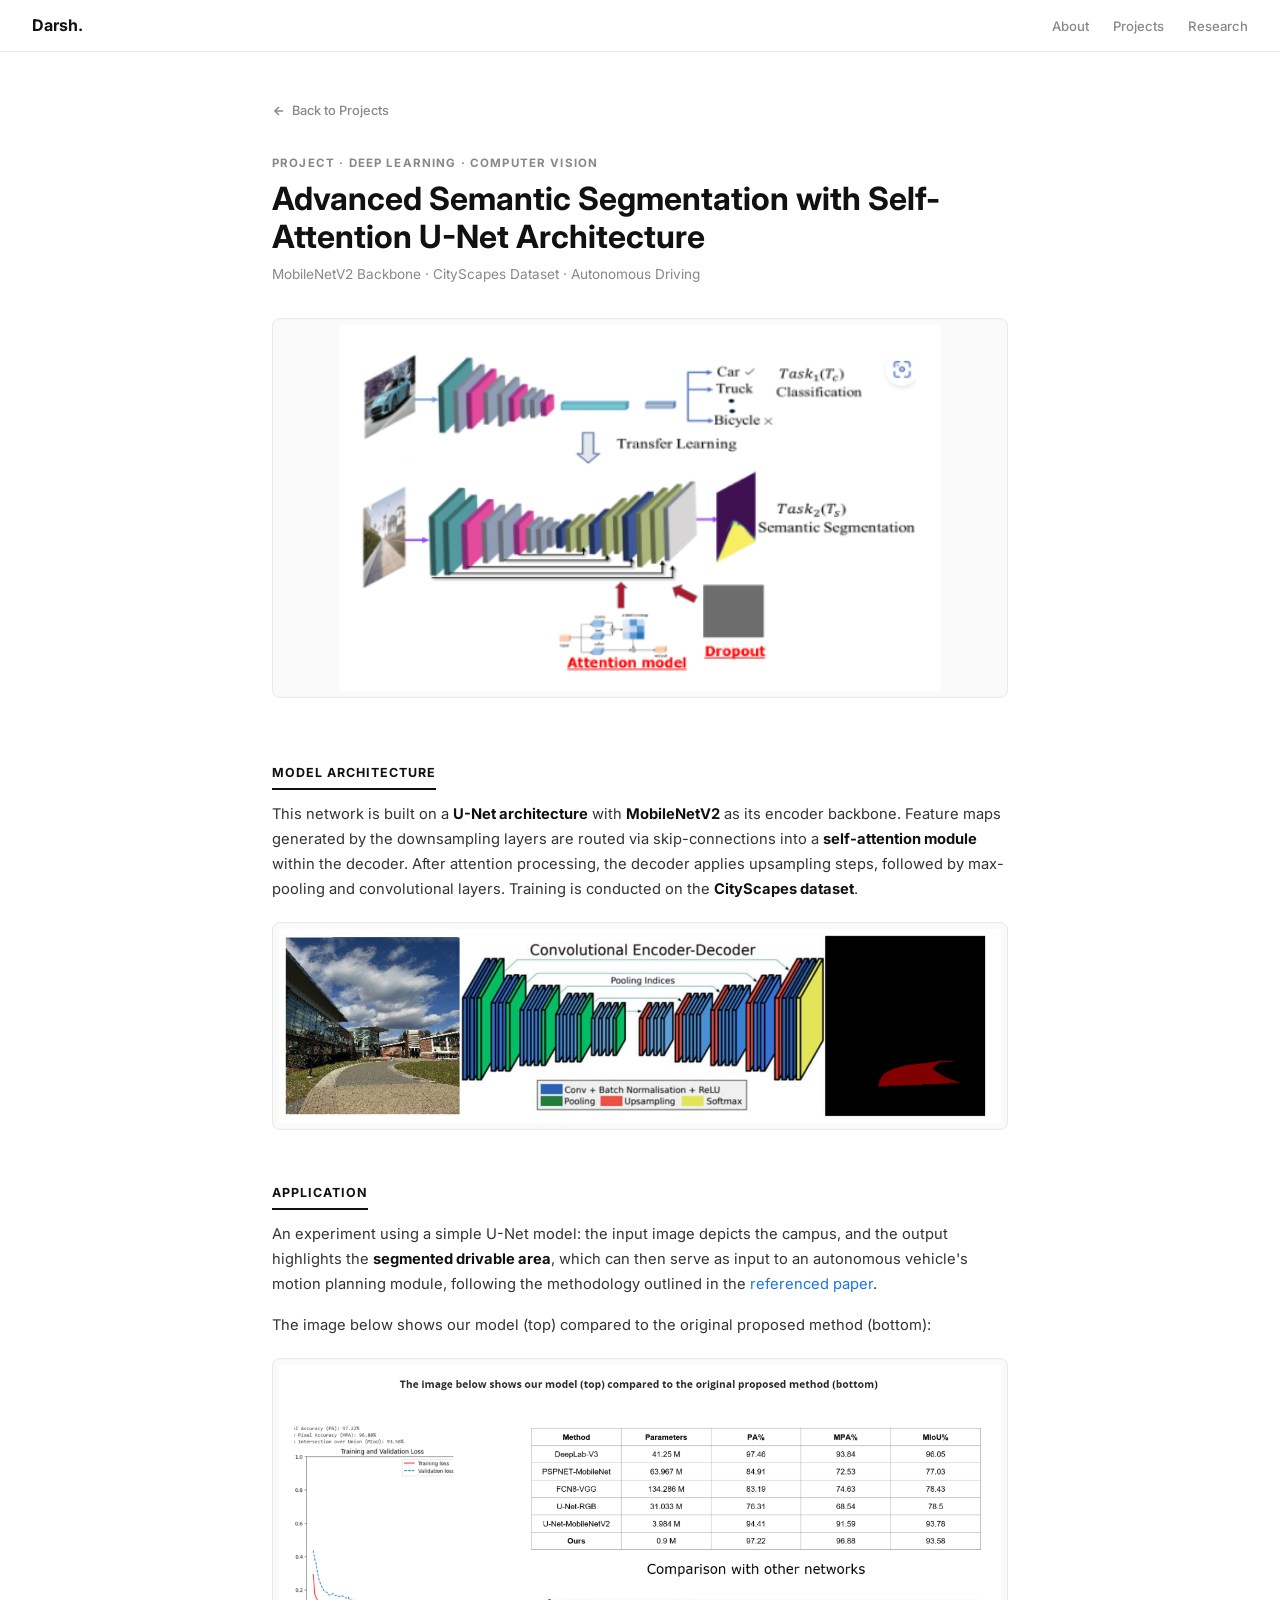
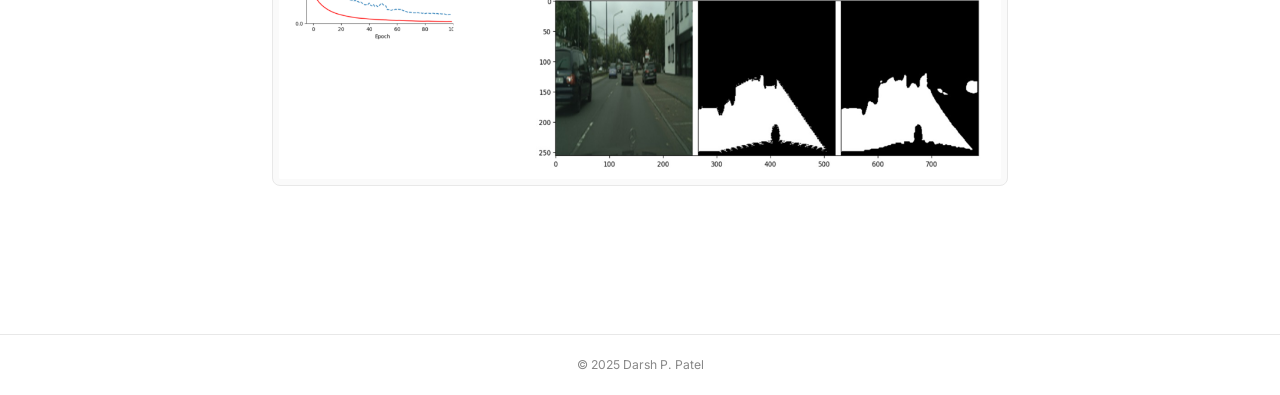
<file: project-segmentation.html>
<!DOCTYPE html>
<html lang="en">
<head>
  <meta charset="UTF-8" /><meta name="viewport" content="width=device-width, initial-scale=1.0" />
  <title>Self-Attention U-Net — Darsh Patel</title>
  <link rel="preconnect" href="https://fonts.googleapis.com" />
  <link rel="preconnect" href="https://fonts.gstatic.com" crossorigin />
  <link href="https://fonts.googleapis.com/css2?family=Inter:wght@300;400;500;600;700&display=swap" rel="stylesheet" />
  <link rel="stylesheet" href="style.css" />
</head>
<body>
<nav>
  <a class="nav-logo" href="index.html">Darsh<span>.</span></a>
  <ul class="nav-links">
    <li><a href="index.html#about">About</a></li>
    <li><a href="index.html#projects">Projects</a></li>
    <li><a href="index.html#research">Research</a></li>
  </ul>
</nav>
<div class="detail-wrap">
  <a class="back-link" href="index.html#projects">
    <svg fill="none" stroke="currentColor" stroke-width="2.5" viewBox="0 0 24 24"><line x1="19" y1="12" x2="5" y2="12"/><polyline points="12 19 5 12 12 5"/></svg>
    Back to Projects
  </a>
  <p class="detail-tag">Project · Deep Learning · Computer Vision</p>
  <h1 class="detail-title">Advanced Semantic Segmentation with Self-Attention U-Net Architecture</h1>
  <p class="detail-sub">MobileNetV2 Backbone · CityScapes Dataset · Autonomous Driving</p>

  <img class="detail-hero" src="images/seg-1.png" alt="Semantic Segmentation" />

  <div class="detail-body">
    <h2>Model Architecture</h2>
    <p>This network is built on a <strong>U-Net architecture</strong> with <strong>MobileNetV2</strong> as its encoder backbone. Feature maps generated by the downsampling layers are routed via skip-connections into a <strong>self-attention module</strong> within the decoder. After attention processing, the decoder applies upsampling steps, followed by max-pooling and convolutional layers. Training is conducted on the <strong>CityScapes dataset</strong>.</p>

    <img class="detail-img" src="images/seg-2.png" alt="Architecture and segmentation result" />

    <h2>Application</h2>
    <p>An experiment using a simple U-Net model: the input image depicts the campus, and the output highlights the <strong>segmented drivable area</strong>, which can then serve as input to an autonomous vehicle's motion planning module, following the methodology outlined in the <a href="https://www.mdpi.com/1424-8220/22/21/8101" target="_blank" rel="noopener">referenced paper</a>.</p>

    <p>The image below shows our model (top) compared to the original proposed method (bottom):</p>

    <img class="detail-img" src="images/seg-3.png" alt="Model comparison — our model vs original method" />
  </div>
</div>
<footer>&copy; 2025 Darsh P. Patel</footer>
</body>
</html>
</file>
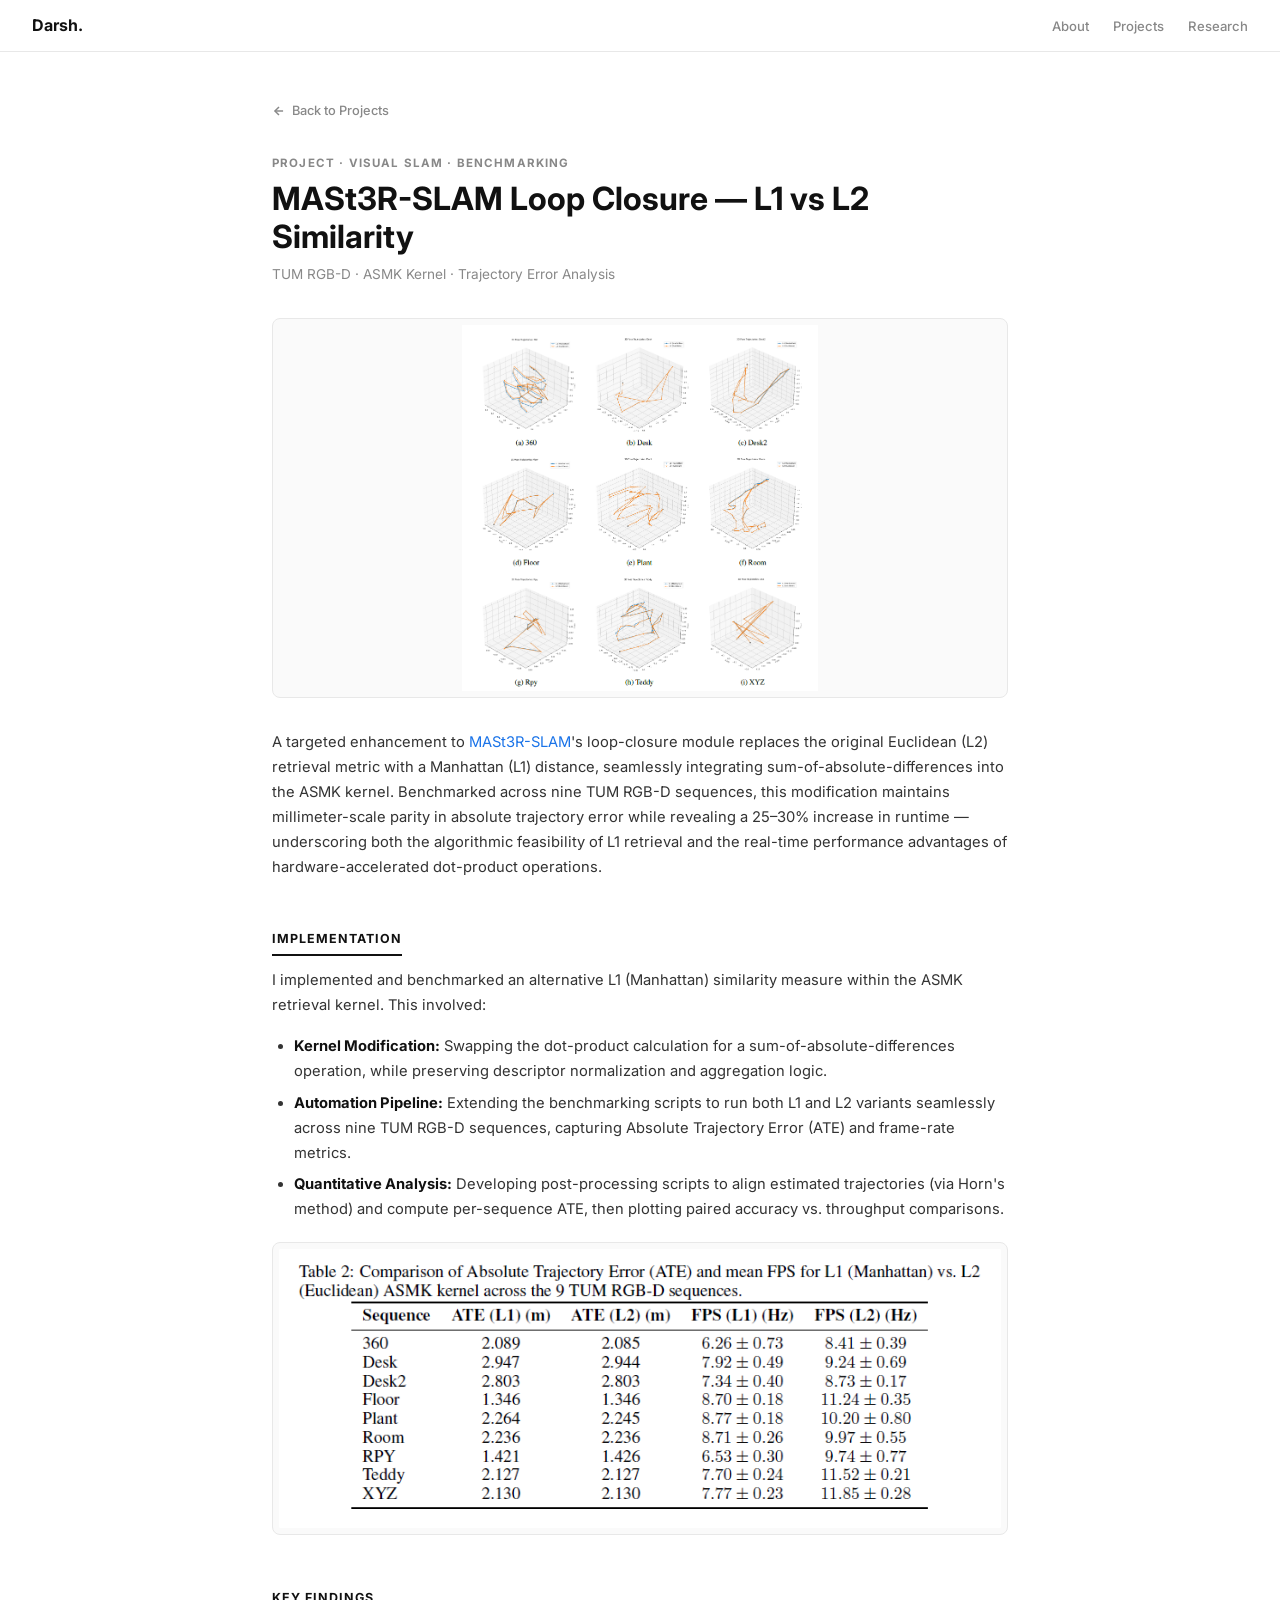
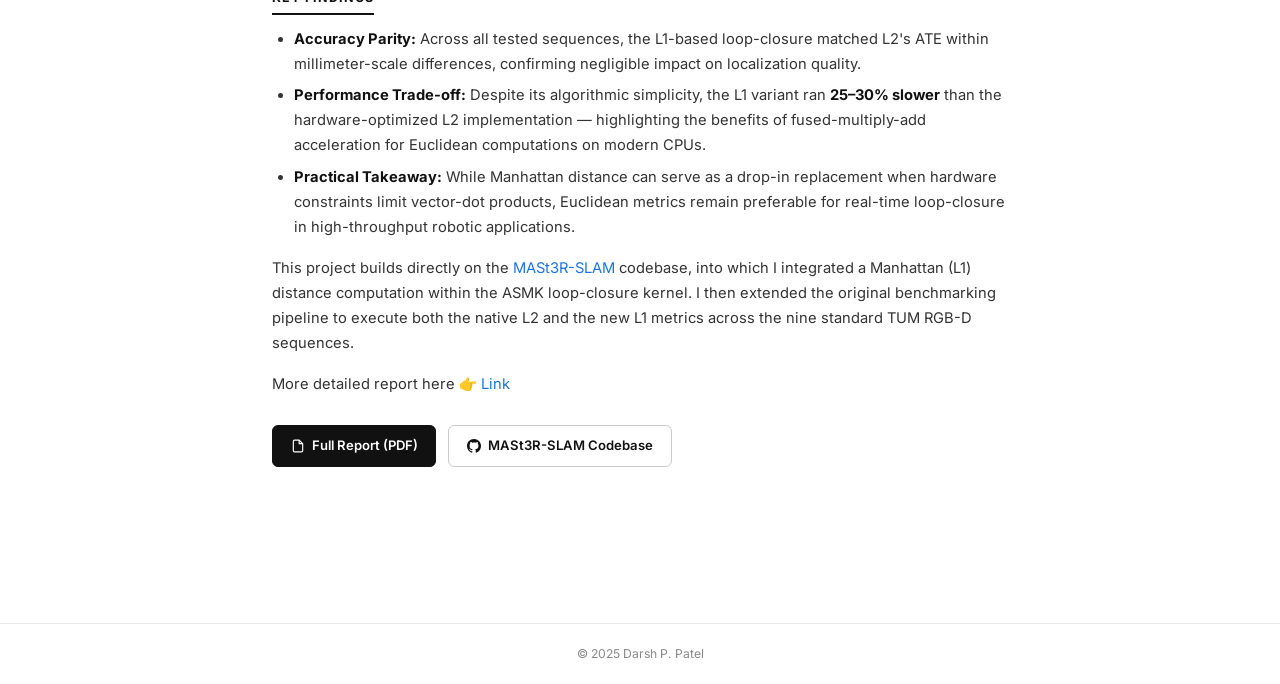
<file: project-slam.html>
<!DOCTYPE html>
<html lang="en">
<head>
  <meta charset="UTF-8" /><meta name="viewport" content="width=device-width, initial-scale=1.0" />
  <title>MASt3R-SLAM — Darsh Patel</title>
  <link rel="preconnect" href="https://fonts.googleapis.com" />
  <link rel="preconnect" href="https://fonts.gstatic.com" crossorigin />
  <link href="https://fonts.googleapis.com/css2?family=Inter:wght@300;400;500;600;700&display=swap" rel="stylesheet" />
  <link rel="stylesheet" href="style.css" />
</head>
<body>
<nav>
  <a class="nav-logo" href="index.html">Darsh<span>.</span></a>
  <ul class="nav-links">
    <li><a href="index.html#about">About</a></li>
    <li><a href="index.html#projects">Projects</a></li>
    <li><a href="index.html#research">Research</a></li>
  </ul>
</nav>
<div class="detail-wrap">
  <a class="back-link" href="index.html#projects">
    <svg fill="none" stroke="currentColor" stroke-width="2.5" viewBox="0 0 24 24"><line x1="19" y1="12" x2="5" y2="12"/><polyline points="12 19 5 12 12 5"/></svg>
    Back to Projects
  </a>
  <p class="detail-tag">Project · Visual SLAM · Benchmarking</p>
  <h1 class="detail-title">MASt3R-SLAM Loop Closure — L1 vs L2 Similarity</h1>
  <p class="detail-sub">TUM RGB-D · ASMK Kernel · Trajectory Error Analysis</p>

  <img class="detail-hero" src="images/slam-1.png" alt="MASt3R-SLAM" />

  <div class="detail-body">
    <p>A targeted enhancement to <a href="https://github.com/rmurai0610/MASt3R-SLAM/blob/main/README.md" target="_blank" rel="noopener">MASt3R-SLAM</a>'s loop-closure module replaces the original Euclidean (L2) retrieval metric with a Manhattan (L1) distance, seamlessly integrating sum-of-absolute-differences into the ASMK kernel. Benchmarked across nine TUM RGB-D sequences, this modification maintains millimeter-scale parity in absolute trajectory error while revealing a 25–30% increase in runtime — underscoring both the algorithmic feasibility of L1 retrieval and the real-time performance advantages of hardware-accelerated dot-product operations.</p>

    <h2>Implementation</h2>
    <p>I implemented and benchmarked an alternative L1 (Manhattan) similarity measure within the ASMK retrieval kernel. This involved:</p>
    <ul>
      <li><strong>Kernel Modification:</strong> Swapping the dot-product calculation for a sum-of-absolute-differences operation, while preserving descriptor normalization and aggregation logic.</li>
      <li><strong>Automation Pipeline:</strong> Extending the benchmarking scripts to run both L1 and L2 variants seamlessly across nine TUM RGB-D sequences, capturing Absolute Trajectory Error (ATE) and frame-rate metrics.</li>
      <li><strong>Quantitative Analysis:</strong> Developing post-processing scripts to align estimated trajectories (via Horn's method) and compute per-sequence ATE, then plotting paired accuracy vs. throughput comparisons.</li>
    </ul>

    <img class="detail-img" src="images/slam-2.png" alt="Results comparison graph" />

    <h2>Key Findings</h2>
    <ul>
      <li><strong>Accuracy Parity:</strong> Across all tested sequences, the L1-based loop-closure matched L2's ATE within millimeter-scale differences, confirming negligible impact on localization quality.</li>
      <li><strong>Performance Trade-off:</strong> Despite its algorithmic simplicity, the L1 variant ran <strong>25–30% slower</strong> than the hardware-optimized L2 implementation — highlighting the benefits of fused-multiply-add acceleration for Euclidean computations on modern CPUs.</li>
      <li><strong>Practical Takeaway:</strong> While Manhattan distance can serve as a drop-in replacement when hardware constraints limit vector-dot products, Euclidean metrics remain preferable for real-time loop-closure in high-throughput robotic applications.</li>
    </ul>

    <p>This project builds directly on the <a href="https://github.com/rmurai0610/MASt3R-SLAM/blob/main/README.md" target="_blank" rel="noopener">MASt3R-SLAM</a> codebase, into which I integrated a Manhattan (L1) distance computation within the ASMK loop-closure kernel. I then extended the original benchmarking pipeline to execute both the native L2 and the new L1 metrics across the nine standard TUM RGB-D sequences.</p>
    <p>More detailed report here 👉 <a href="https://drive.google.com/file/d/1nzUzCGM86EMHq8k2AC28z9UXCbEE5EBV/view?usp=sharing" target="_blank" rel="noopener">Link</a></p>

    <div class="btn-row">
      <a class="btn btn-primary" href="https://drive.google.com/file/d/1nzUzCGM86EMHq8k2AC28z9UXCbEE5EBV/view?usp=sharing" target="_blank" rel="noopener">
        <svg fill="none" stroke="currentColor" stroke-width="2" viewBox="0 0 24 24"><path d="M14 2H6a2 2 0 0 0-2 2v16a2 2 0 0 0 2 2h12a2 2 0 0 0 2-2V8z"/><polyline points="14 2 14 8 20 8"/></svg>
        Full Report (PDF)
      </a>
      <a class="btn" href="https://github.com/rmurai0610/MASt3R-SLAM" target="_blank" rel="noopener">
        <svg fill="currentColor" viewBox="0 0 24 24"><path d="M12 0C5.37 0 0 5.37 0 12c0 5.3 3.44 9.8 8.2 11.38.6.11.82-.26.82-.58v-2.03c-3.34.73-4.04-1.61-4.04-1.61-.55-1.38-1.33-1.75-1.33-1.75-1.09-.74.08-.73.08-.73 1.2.09 1.84 1.24 1.84 1.24 1.07 1.83 2.8 1.3 3.48 1 .1-.78.42-1.3.76-1.6-2.67-.3-5.47-1.33-5.47-5.93 0-1.31.47-2.38 1.24-3.22-.12-.3-.54-1.52.12-3.18 0 0 1.01-.32 3.3 1.23a11.5 11.5 0 0 1 3-.4c1.02 0 2.04.13 3 .4 2.28-1.55 3.29-1.23 3.29-1.23.66 1.66.24 2.88.12 3.18.77.84 1.24 1.91 1.24 3.22 0 4.61-2.81 5.63-5.48 5.92.43.37.81 1.1.81 2.22v3.29c0 .32.21.7.82.58C20.56 21.8 24 17.3 24 12 24 5.37 18.63 0 12 0z"/></svg>
        MASt3R-SLAM Codebase
      </a>
    </div>
  </div>
</div>
<footer>&copy; 2025 Darsh P. Patel</footer>
</body>
</html>
</file>
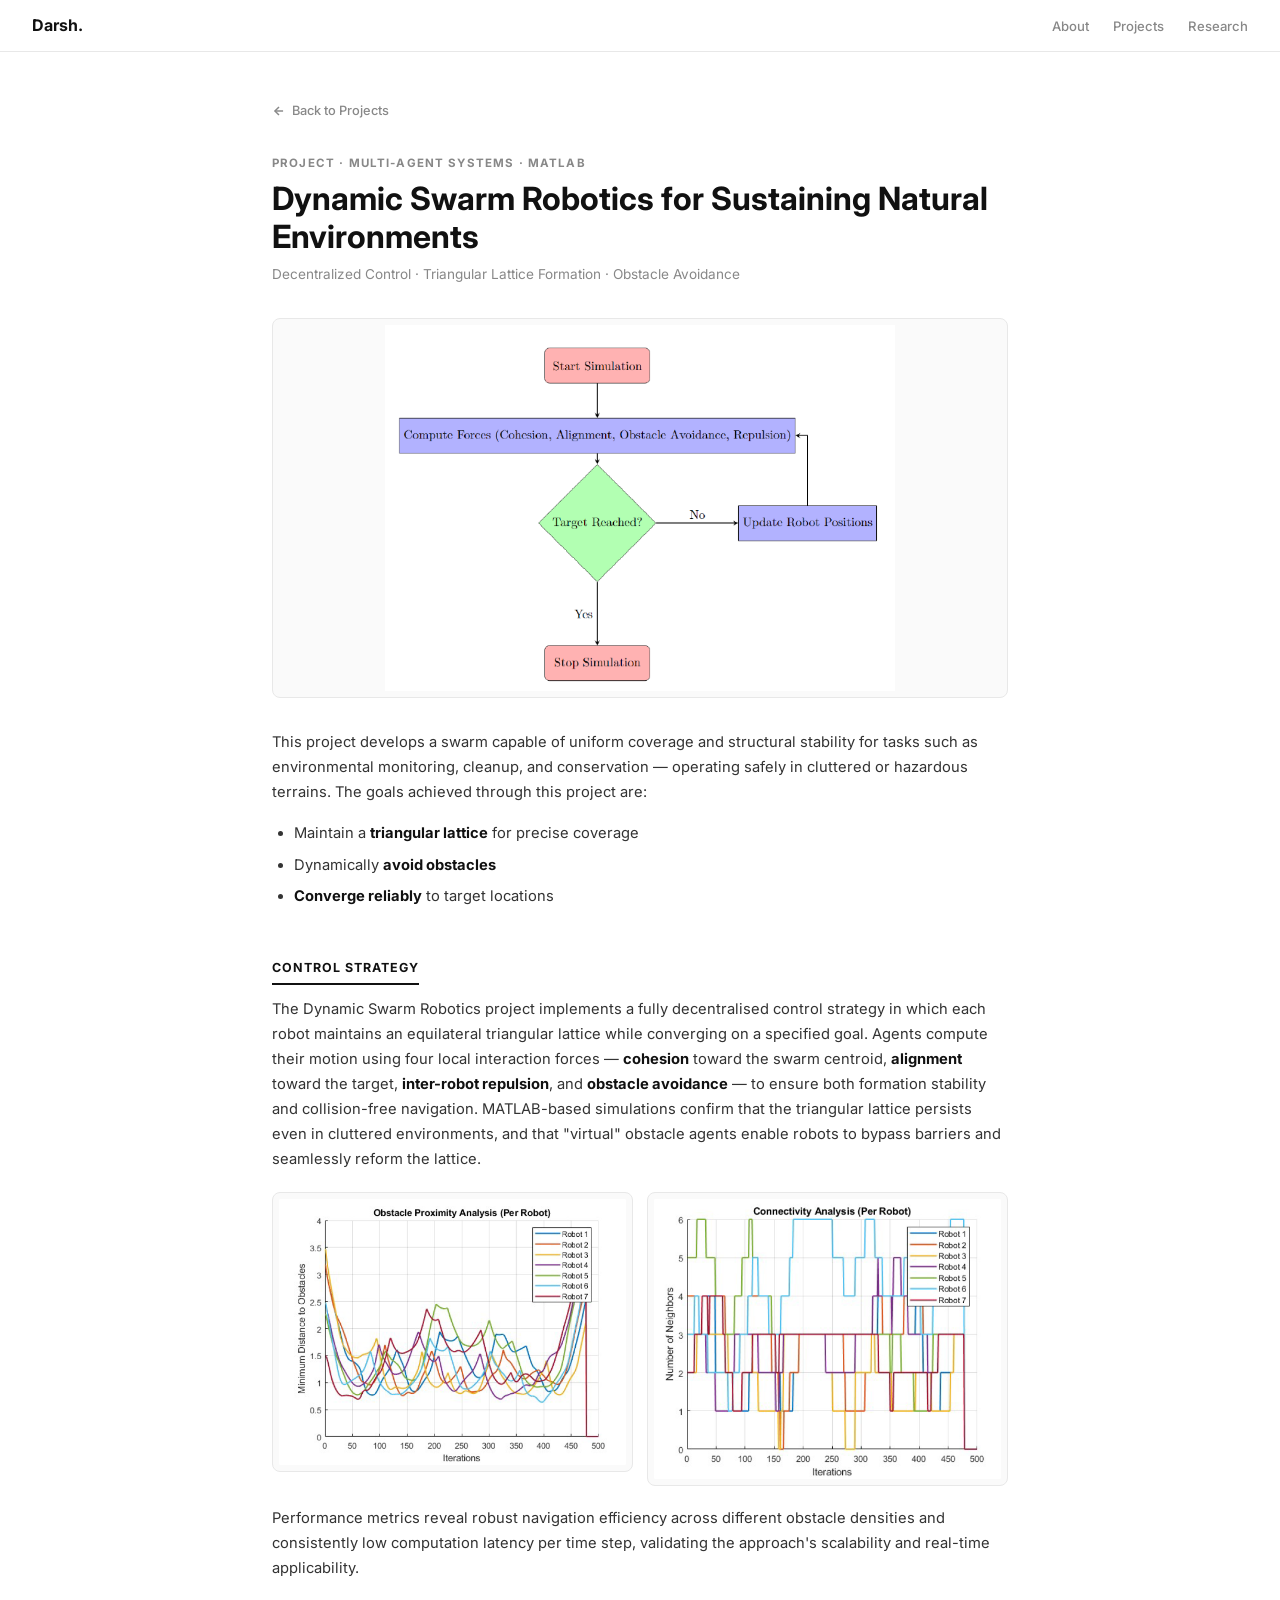
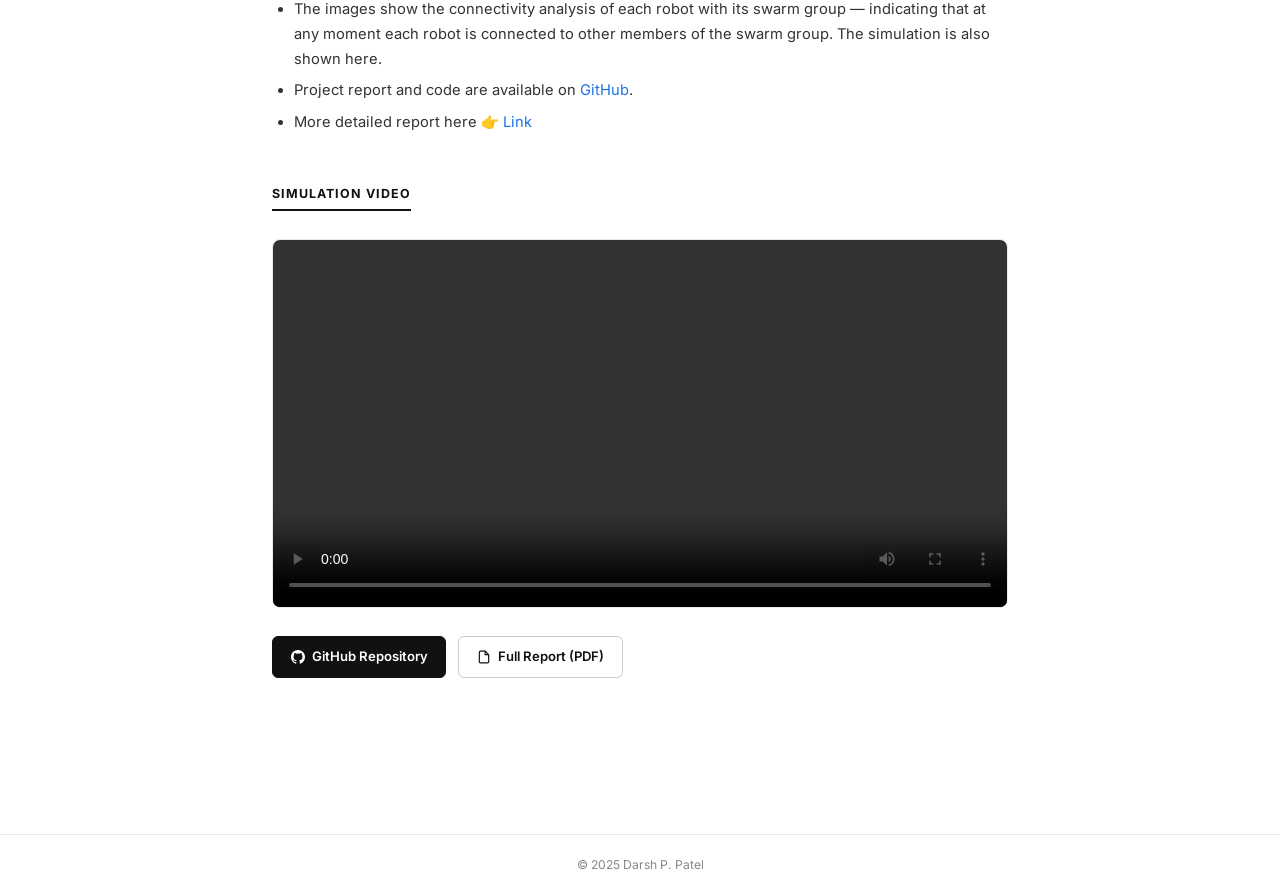
<file: project-swarm.html>
<!DOCTYPE html>
<html lang="en">
<head>
  <meta charset="UTF-8" /><meta name="viewport" content="width=device-width, initial-scale=1.0" />
  <title>Swarm Robotics — Darsh Patel</title>
  <link rel="preconnect" href="https://fonts.googleapis.com" />
  <link rel="preconnect" href="https://fonts.gstatic.com" crossorigin />
  <link href="https://fonts.googleapis.com/css2?family=Inter:wght@300;400;500;600;700&display=swap" rel="stylesheet" />
  <link rel="stylesheet" href="style.css" />
</head>
<body>
<nav>
  <a class="nav-logo" href="index.html">Darsh<span>.</span></a>
  <ul class="nav-links">
    <li><a href="index.html#about">About</a></li>
    <li><a href="index.html#projects">Projects</a></li>
    <li><a href="index.html#research">Research</a></li>
  </ul>
</nav>
<div class="detail-wrap">
  <a class="back-link" href="index.html#projects">
    <svg fill="none" stroke="currentColor" stroke-width="2.5" viewBox="0 0 24 24"><line x1="19" y1="12" x2="5" y2="12"/><polyline points="12 19 5 12 12 5"/></svg>
    Back to Projects
  </a>
  <p class="detail-tag">Project · Multi-Agent Systems · MATLAB</p>
  <h1 class="detail-title">Dynamic Swarm Robotics for Sustaining Natural Environments</h1>
  <p class="detail-sub">Decentralized Control · Triangular Lattice Formation · Obstacle Avoidance</p>

  <img class="detail-hero" src="images/swarm-1.png" alt="Swarm Robotics" />

  <div class="detail-body">
    <p>This project develops a swarm capable of uniform coverage and structural stability for tasks such as environmental monitoring, cleanup, and conservation — operating safely in cluttered or hazardous terrains. The goals achieved through this project are:</p>

    <ul>
      <li>Maintain a <strong>triangular lattice</strong> for precise coverage</li>
      <li>Dynamically <strong>avoid obstacles</strong></li>
      <li><strong>Converge reliably</strong> to target locations</li>
    </ul>

    <h2>Control Strategy</h2>
    <p>The Dynamic Swarm Robotics project implements a fully decentralised control strategy in which each robot maintains an equilateral triangular lattice while converging on a specified goal. Agents compute their motion using four local interaction forces — <strong>cohesion</strong> toward the swarm centroid, <strong>alignment</strong> toward the target, <strong>inter-robot repulsion</strong>, and <strong>obstacle avoidance</strong> — to ensure both formation stability and collision-free navigation. MATLAB-based simulations confirm that the triangular lattice persists even in cluttered environments, and that "virtual" obstacle agents enable robots to bypass barriers and seamlessly reform the lattice.</p>

    <div class="detail-img-grid">
      <img src="images/swarm-2.png" alt="Swarm simulation" />
      <img src="images/swarm-3.png" alt="Connectivity analysis" />
    </div>

    <p>Performance metrics reveal robust navigation efficiency across different obstacle densities and consistently low computation latency per time step, validating the approach's scalability and real-time applicability.</p>

    <ul>
      <li>The images show the connectivity analysis of each robot with its swarm group — indicating that at any moment each robot is connected to other members of the swarm group. The simulation is also shown here.</li>
      <li>Project report and code are available on <a href="https://github.com/darsh1406/Dynamic-Swarm-Robotics" target="_blank" rel="noopener">GitHub</a>.</li>
      <li>More detailed report here 👉 <a href="https://github.com/darsh1406/Dynamic-Swarm-Robotics/blob/main/report/MAE%20598%20Project%20report.pdf" target="_blank" rel="noopener">Link</a></li>
    </ul>

    <h2>Simulation Video</h2>
    <video controls style="width:100%; border-radius:8px; border:1px solid var(--border); margin: 1rem 0;">
      <source src="images/swarm-video.mp4" type="video/mp4" />
      Your browser does not support the video tag.
    </video>

    <div class="btn-row">
      <a class="btn btn-primary" href="https://github.com/darsh1406/Dynamic-Swarm-Robotics" target="_blank" rel="noopener">
        <svg fill="currentColor" viewBox="0 0 24 24"><path d="M12 0C5.37 0 0 5.37 0 12c0 5.3 3.44 9.8 8.2 11.38.6.11.82-.26.82-.58v-2.03c-3.34.73-4.04-1.61-4.04-1.61-.55-1.38-1.33-1.75-1.33-1.75-1.09-.74.08-.73.08-.73 1.2.09 1.84 1.24 1.84 1.24 1.07 1.83 2.8 1.3 3.48 1 .1-.78.42-1.3.76-1.6-2.67-.3-5.47-1.33-5.47-5.93 0-1.31.47-2.38 1.24-3.22-.12-.3-.54-1.52.12-3.18 0 0 1.01-.32 3.3 1.23a11.5 11.5 0 0 1 3-.4c1.02 0 2.04.13 3 .4 2.28-1.55 3.29-1.23 3.29-1.23.66 1.66.24 2.88.12 3.18.77.84 1.24 1.91 1.24 3.22 0 4.61-2.81 5.63-5.48 5.92.43.37.81 1.1.81 2.22v3.29c0 .32.21.7.82.58C20.56 21.8 24 17.3 24 12 24 5.37 18.63 0 12 0z"/></svg>
        GitHub Repository
      </a>
      <a class="btn" href="https://github.com/darsh1406/Dynamic-Swarm-Robotics/blob/main/report/MAE%20598%20Project%20report.pdf" target="_blank" rel="noopener">
        <svg fill="none" stroke="currentColor" stroke-width="2" viewBox="0 0 24 24"><path d="M14 2H6a2 2 0 0 0-2 2v16a2 2 0 0 0 2 2h12a2 2 0 0 0 2-2V8z"/><polyline points="14 2 14 8 20 8"/></svg>
        Full Report (PDF)
      </a>
    </div>
  </div>
</div>
<footer>&copy; 2025 Darsh P. Patel</footer>
</body>
</html>
</file>
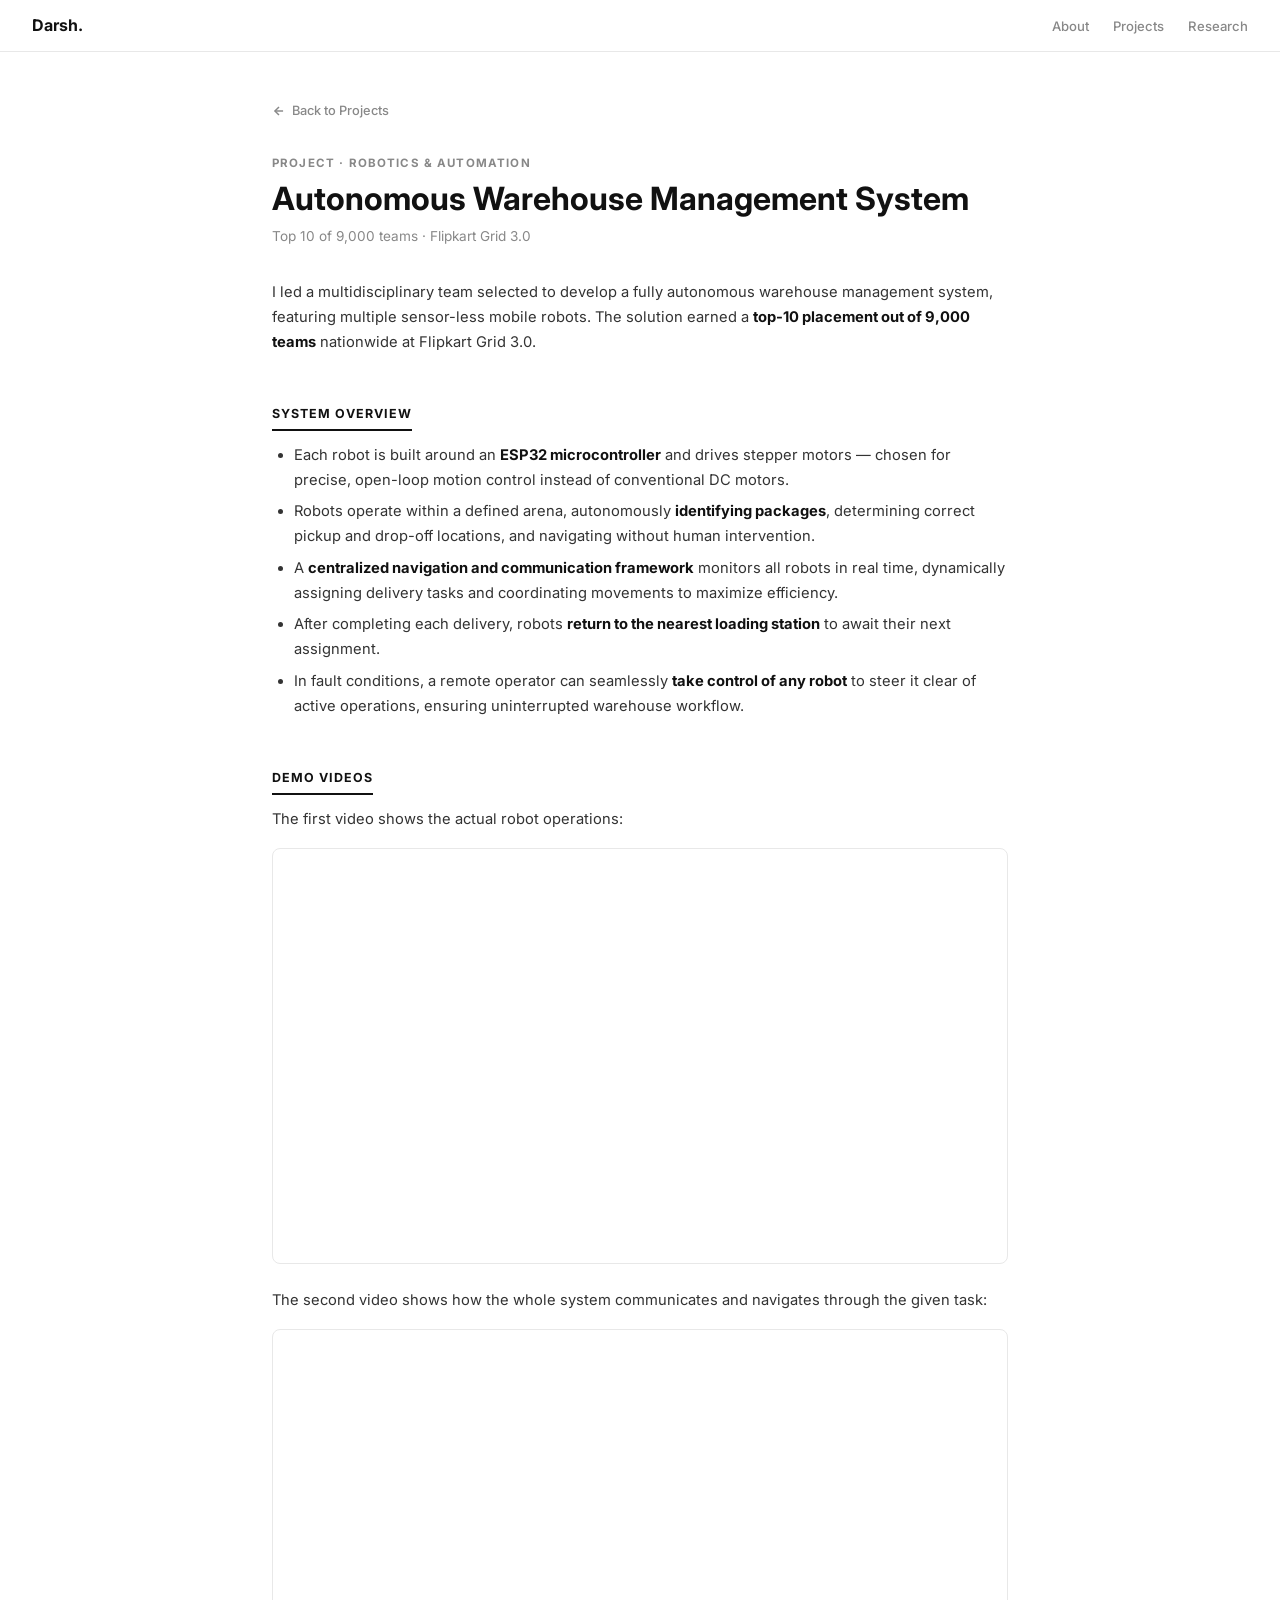
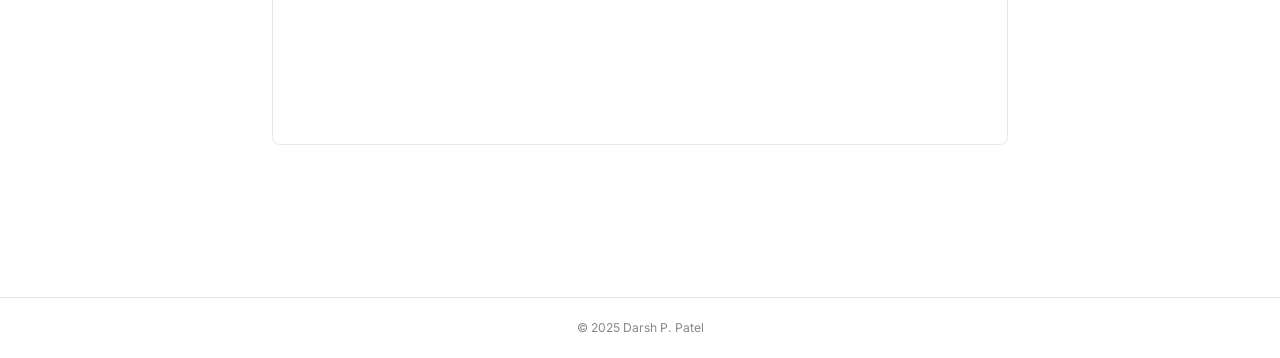
<file: project-warehouse.html>
<!DOCTYPE html>
<html lang="en">
<head>
  <meta charset="UTF-8" /><meta name="viewport" content="width=device-width, initial-scale=1.0" />
  <title>Autonomous Warehouse — Darsh Patel</title>
  <link rel="preconnect" href="https://fonts.googleapis.com" />
  <link rel="preconnect" href="https://fonts.gstatic.com" crossorigin />
  <link href="https://fonts.googleapis.com/css2?family=Inter:wght@300;400;500;600;700&display=swap" rel="stylesheet" />
  <link rel="stylesheet" href="style.css" />
</head>
<body>
<nav>
  <a class="nav-logo" href="index.html">Darsh<span>.</span></a>
  <ul class="nav-links">
    <li><a href="index.html#about">About</a></li>
    <li><a href="index.html#projects">Projects</a></li>
    <li><a href="index.html#research">Research</a></li>
  </ul>
</nav>
<div class="detail-wrap">
  <a class="back-link" href="index.html#projects">
    <svg fill="none" stroke="currentColor" stroke-width="2.5" viewBox="0 0 24 24"><line x1="19" y1="12" x2="5" y2="12"/><polyline points="12 19 5 12 12 5"/></svg>
    Back to Projects
  </a>
  <p class="detail-tag">Project · Robotics &amp; Automation</p>
  <h1 class="detail-title">Autonomous Warehouse Management System</h1>
  <p class="detail-sub">Top 10 of 9,000 teams · Flipkart Grid 3.0</p>

  <div class="detail-body">
    <p>I led a multidisciplinary team selected to develop a fully autonomous warehouse management system, featuring multiple sensor-less mobile robots. The solution earned a <strong>top-10 placement out of 9,000 teams</strong> nationwide at Flipkart Grid 3.0.</p>

    <h2>System Overview</h2>
    <ul>
      <li>Each robot is built around an <strong>ESP32 microcontroller</strong> and drives stepper motors — chosen for precise, open-loop motion control instead of conventional DC motors.</li>
      <li>Robots operate within a defined arena, autonomously <strong>identifying packages</strong>, determining correct pickup and drop-off locations, and navigating without human intervention.</li>
      <li>A <strong>centralized navigation and communication framework</strong> monitors all robots in real time, dynamically assigning delivery tasks and coordinating movements to maximize efficiency.</li>
      <li>After completing each delivery, robots <strong>return to the nearest loading station</strong> to await their next assignment.</li>
      <li>In fault conditions, a remote operator can seamlessly <strong>take control of any robot</strong> to steer it clear of active operations, ensuring uninterrupted warehouse workflow.</li>
    </ul>

    <h2>Demo Videos</h2>
    <p>The first video shows the actual robot operations:</p>
    <div style="position:relative; padding-bottom:56.25%; height:0; overflow:hidden; border-radius:8px; border:1px solid var(--border); margin: 0.75rem 0 1.5rem;">
      <iframe src="https://www.youtube.com/embed/TPyGgLnqf5Y" title="Warehouse Operations" frameborder="0" allow="accelerometer; autoplay; clipboard-write; encrypted-media; gyroscope; picture-in-picture" allowfullscreen style="position:absolute;top:0;left:0;width:100%;height:100%;border-radius:8px;"></iframe>
    </div>

    <p>The second video shows how the whole system communicates and navigates through the given task:</p>
    <div style="position:relative; padding-bottom:56.25%; height:0; overflow:hidden; border-radius:8px; border:1px solid var(--border); margin: 0.75rem 0 1.5rem;">
      <iframe src="https://www.youtube.com/embed/yifHwUdTxUE" title="Warehouse Communication and Navigation" frameborder="0" allow="accelerometer; autoplay; clipboard-write; encrypted-media; gyroscope; picture-in-picture" allowfullscreen style="position:absolute;top:0;left:0;width:100%;height:100%;border-radius:8px;"></iframe>
    </div>
  </div>
</div>
<footer>&copy; 2025 Darsh P. Patel</footer>
</body>
</html>
</file>
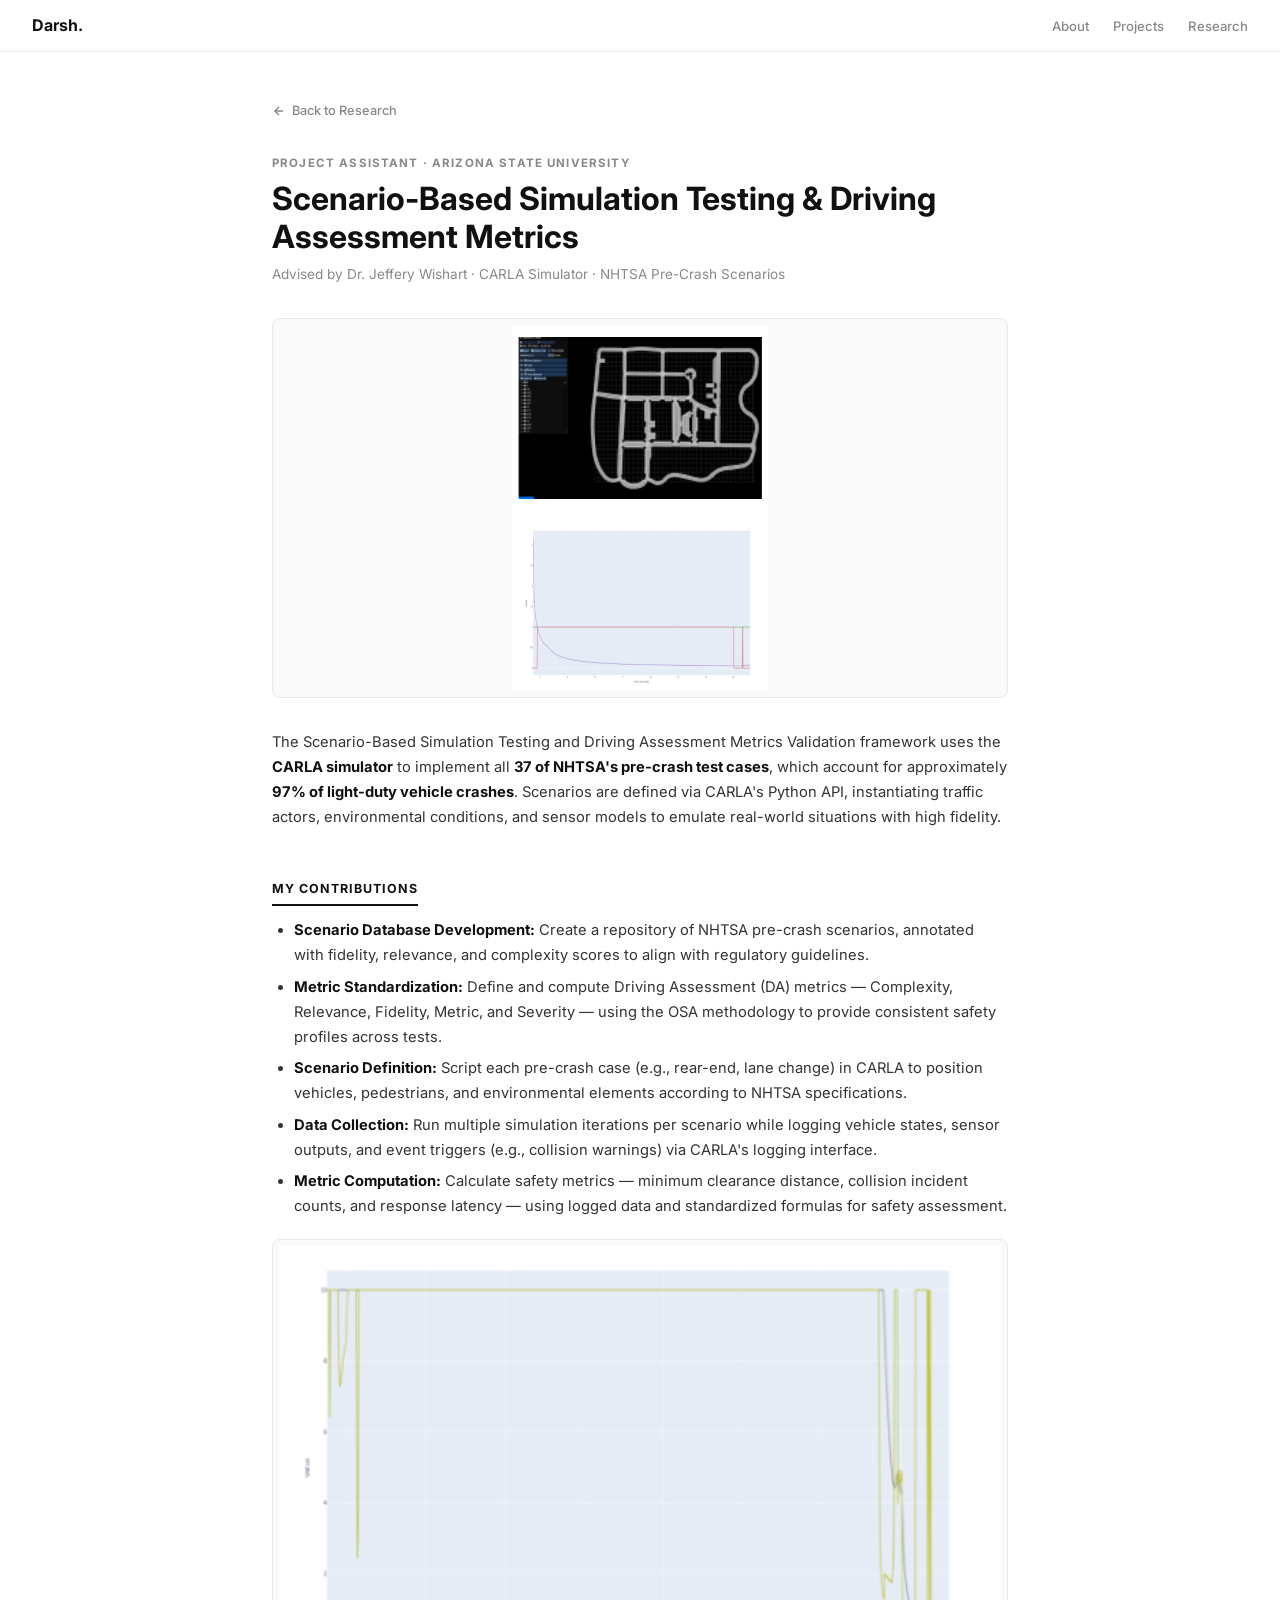
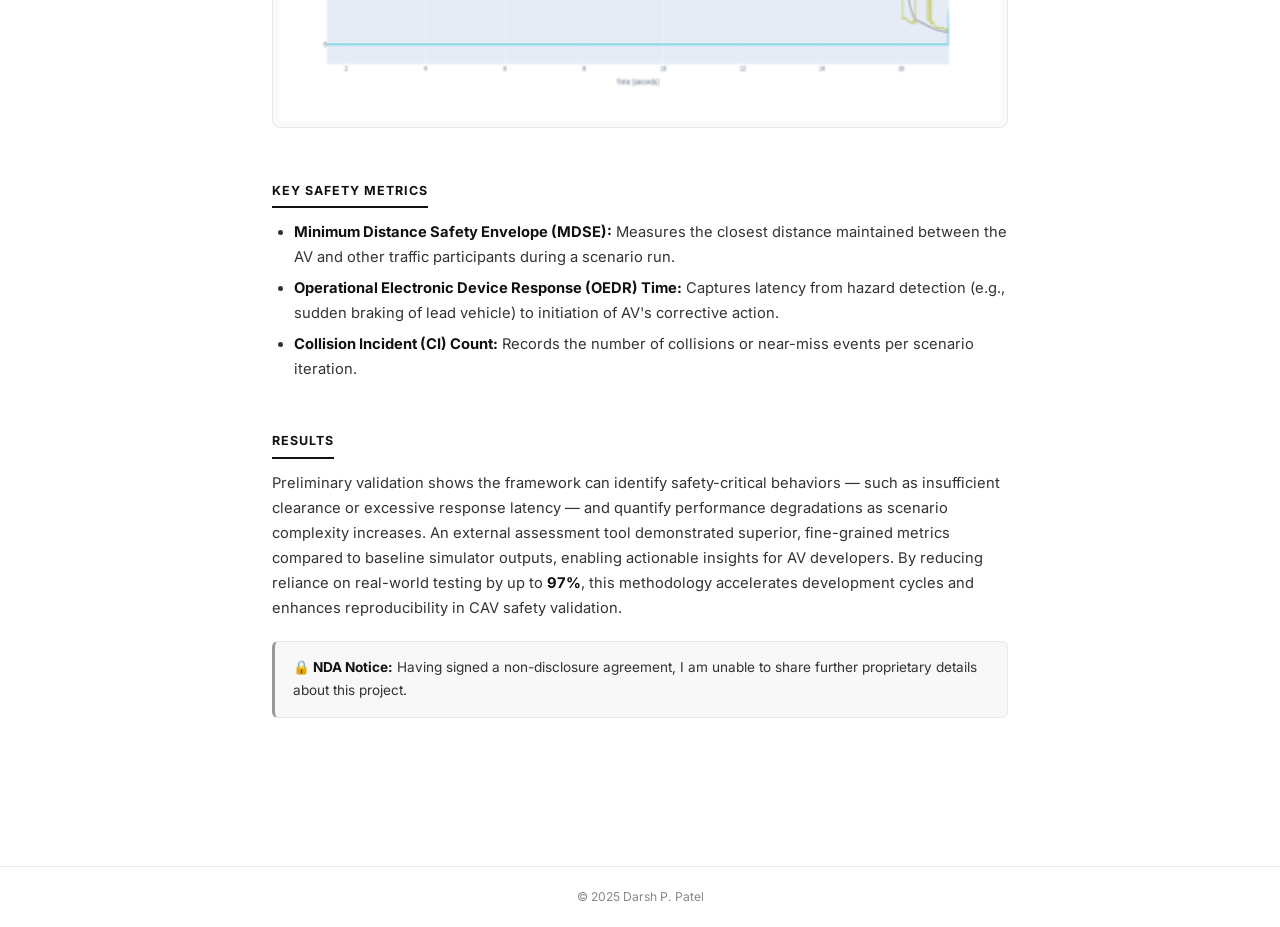
<file: research-assistant.html>
<!DOCTYPE html>
<html lang="en">
<head>
  <meta charset="UTF-8" /><meta name="viewport" content="width=device-width, initial-scale=1.0" />
  <title>AV Simulation — Darsh Patel</title>
  <link rel="preconnect" href="https://fonts.googleapis.com" />
  <link rel="preconnect" href="https://fonts.gstatic.com" crossorigin />
  <link href="https://fonts.googleapis.com/css2?family=Inter:wght@300;400;500;600;700&display=swap" rel="stylesheet" />
  <link rel="stylesheet" href="style.css" />
</head>
<body>
<nav>
  <a class="nav-logo" href="index.html">Darsh<span>.</span></a>
  <ul class="nav-links">
    <li><a href="index.html#about">About</a></li>
    <li><a href="index.html#projects">Projects</a></li>
    <li><a href="index.html#research">Research</a></li>
  </ul>
</nav>
<div class="detail-wrap">
  <a class="back-link" href="index.html#research">
    <svg fill="none" stroke="currentColor" stroke-width="2.5" viewBox="0 0 24 24"><line x1="19" y1="12" x2="5" y2="12"/><polyline points="12 19 5 12 12 5"/></svg>
    Back to Research
  </a>
  <p class="detail-tag">Project Assistant · Arizona State University</p>
  <h1 class="detail-title">Scenario-Based Simulation Testing &amp; Driving Assessment Metrics</h1>
  <p class="detail-sub">Advised by Dr. Jeffery Wishart · CARLA Simulator · NHTSA Pre-Crash Scenarios</p>

  <img class="detail-hero" src="images/carla-2.png" alt="CARLA Simulator" />

  <div class="detail-body">
    <p>The Scenario-Based Simulation Testing and Driving Assessment Metrics Validation framework uses the <strong>CARLA simulator</strong> to implement all <strong>37 of NHTSA's pre-crash test cases</strong>, which account for approximately <strong>97% of light-duty vehicle crashes</strong>. Scenarios are defined via CARLA's Python API, instantiating traffic actors, environmental conditions, and sensor models to emulate real-world situations with high fidelity.</p>

    <h2>My Contributions</h2>
    <ul>
      <li><strong>Scenario Database Development:</strong> Create a repository of NHTSA pre-crash scenarios, annotated with fidelity, relevance, and complexity scores to align with regulatory guidelines.</li>
      <li><strong>Metric Standardization:</strong> Define and compute Driving Assessment (DA) metrics — Complexity, Relevance, Fidelity, Metric, and Severity — using the OSA methodology to provide consistent safety profiles across tests.</li>
      <li><strong>Scenario Definition:</strong> Script each pre-crash case (e.g., rear-end, lane change) in CARLA to position vehicles, pedestrians, and environmental elements according to NHTSA specifications.</li>
      <li><strong>Data Collection:</strong> Run multiple simulation iterations per scenario while logging vehicle states, sensor outputs, and event triggers (e.g., collision warnings) via CARLA's logging interface.</li>
      <li><strong>Metric Computation:</strong> Calculate safety metrics — minimum clearance distance, collision incident counts, and response latency — using logged data and standardized formulas for safety assessment.</li>
    </ul>

    <img class="detail-img" src="images/carla-1.png" alt="Safety metrics visualization" />

    <h2>Key Safety Metrics</h2>
    <ul>
      <li><strong>Minimum Distance Safety Envelope (MDSE):</strong> Measures the closest distance maintained between the AV and other traffic participants during a scenario run.</li>
      <li><strong>Operational Electronic Device Response (OEDR) Time:</strong> Captures latency from hazard detection (e.g., sudden braking of lead vehicle) to initiation of AV's corrective action.</li>
      <li><strong>Collision Incident (CI) Count:</strong> Records the number of collisions or near-miss events per scenario iteration.</li>
    </ul>

    <h2>Results</h2>
    <p>Preliminary validation shows the framework can identify safety-critical behaviors — such as insufficient clearance or excessive response latency — and quantify performance degradations as scenario complexity increases. An external assessment tool demonstrated superior, fine-grained metrics compared to baseline simulator outputs, enabling actionable insights for AV developers. By reducing reliance on real-world testing by up to <strong>97%</strong>, this methodology accelerates development cycles and enhances reproducibility in CAV safety validation.</p>

    <div class="info-box nda">
      <strong>🔒 NDA Notice:</strong> Having signed a non-disclosure agreement, I am unable to share further proprietary details about this project.
    </div>
  </div>
</div>
<footer>&copy; 2025 Darsh P. Patel</footer>
</body>
</html>
</file>
<file: style.css>
*, *::before, *::after { box-sizing: border-box; margin: 0; padding: 0; }
:root {
  --bg: #ffffff; --border: #e8e8e8;
  --text: #333333; --muted: #888888; --heading: #111111;
  --link: #1a73e8;
}
html { scroll-behavior: smooth; }
body { font-family: 'Inter', sans-serif; background: var(--bg); color: var(--text); font-size: 15px; line-height: 1.7; }

nav { position: sticky; top: 0; z-index: 100; display: flex; align-items: center; justify-content: space-between; padding: 0.75rem 2rem; background: var(--bg); border-bottom: 1px solid var(--border); }
.nav-logo { font-size: 1rem; font-weight: 700; color: var(--heading); text-decoration: none; }
.nav-links { display: flex; gap: 1.5rem; list-style: none; }
.nav-links a { font-size: 0.82rem; font-weight: 500; color: var(--muted); text-decoration: none; transition: color 0.2s; }
.nav-links a:hover { color: var(--heading); }

.detail-wrap { max-width: 800px; margin: 0 auto; padding: 3rem 2rem 5rem; }

.back-link { display: inline-flex; align-items: center; gap: 0.4rem; font-size: 0.8rem; font-weight: 500; color: var(--muted); text-decoration: none; margin-bottom: 2rem; transition: color 0.2s; }
.back-link:hover { color: var(--link); }
.back-link svg { width: 14px; height: 14px; }

.detail-tag { font-size: 0.72rem; font-weight: 700; letter-spacing: 0.1em; text-transform: uppercase; color: var(--muted); margin-bottom: 0.4rem; }
.detail-title { font-size: clamp(1.4rem, 3.5vw, 2rem); font-weight: 700; color: var(--heading); line-height: 1.2; margin-bottom: 0.4rem; }
.detail-sub { font-size: 0.85rem; color: var(--muted); margin-bottom: 2rem; }
.detail-sub a { color: var(--link); text-decoration: none; }
.detail-sub a:hover { text-decoration: underline; }

.detail-hero { width: 100%; border-radius: 8px; border: 1px solid var(--border); max-height: 380px; object-fit: contain; margin-bottom: 2rem; display: block; background: #fafafa; padding: 6px; }

/* Body text — only <a> tags inside paragraphs/lists are blue */
.detail-body { font-size: 0.92rem; color: var(--text); }
.detail-body p { margin-bottom: 1rem; }
.detail-body p a, .detail-body li a { color: var(--link); text-decoration: none; }
.detail-body p a:hover, .detail-body li a:hover { text-decoration: underline; }
.detail-body strong { color: var(--heading); }
.detail-body h2 { font-size: 0.78rem; font-weight: 700; color: var(--heading); text-transform: uppercase; letter-spacing: 0.08em; border-bottom: 2px solid var(--heading); padding-bottom: 0.3rem; margin: 2rem 0 0.75rem; display: inline-block; }
.detail-body ul { padding-left: 1.4rem; margin-bottom: 1rem; }
.detail-body ul li { margin-bottom: 0.4rem; }

.detail-img { width: 100%; border-radius: 8px; border: 1px solid var(--border); margin: 1.25rem 0; object-fit: contain; display: block; background: #fafafa; padding: 6px; }
.detail-img-grid { display: grid; grid-template-columns: 1fr 1fr; gap: 0.85rem; margin: 1.25rem 0; }
.detail-img-grid img { width: 100%; border-radius: 8px; border: 1px solid var(--border); object-fit: contain; background: #fafafa; padding: 6px; }

.info-box { background: #f8f8f8; border: 1px solid var(--border); border-left: 3px solid var(--heading); border-radius: 6px; padding: 0.9rem 1.1rem; margin: 1.25rem 0; font-size: 0.85rem; }
.info-box a { color: var(--link); }
.info-box.nda { border-left-color: #999; }

/* BUTTONS — always visible */
.btn-row { display: flex; gap: 0.75rem; flex-wrap: wrap; margin: 1.75rem 0; }
.btn {
  display: inline-flex !important;
  align-items: center; gap: 0.45rem;
  padding: 0.55rem 1.1rem;
  border: 1px solid #cccccc;
  border-radius: 6px;
  font-size: 0.82rem; font-weight: 600;
  text-decoration: none !important;
  background: #ffffff;
  color: #111111 !important;
  transition: all 0.2s;
}
.btn:hover { border-color: #111; background: #f5f5f5; }
.btn svg { width: 14px; height: 14px; flex-shrink: 0; }
.btn-primary {
  background: #111111 !important;
  color: #ffffff !important;
  border-color: #111111 !important;
}
.btn-primary:hover { background: #333 !important; color: #fff !important; }

video { width: 100%; border-radius: 8px; border: 1px solid var(--border); margin: 0.75rem 0 1.5rem; display: block; }

footer { text-align: center; padding: 1.25rem; font-size: 0.76rem; color: var(--muted); border-top: 1px solid var(--border); background: var(--bg); margin-top: 3rem; }

@media (max-width: 640px) {
  nav { padding: 0.75rem 1.25rem; }
  .nav-links { gap: 0.85rem; }
  .detail-wrap { padding: 2rem 1.25rem 3rem; }
  .detail-img-grid { grid-template-columns: 1fr; }
}
</file>
